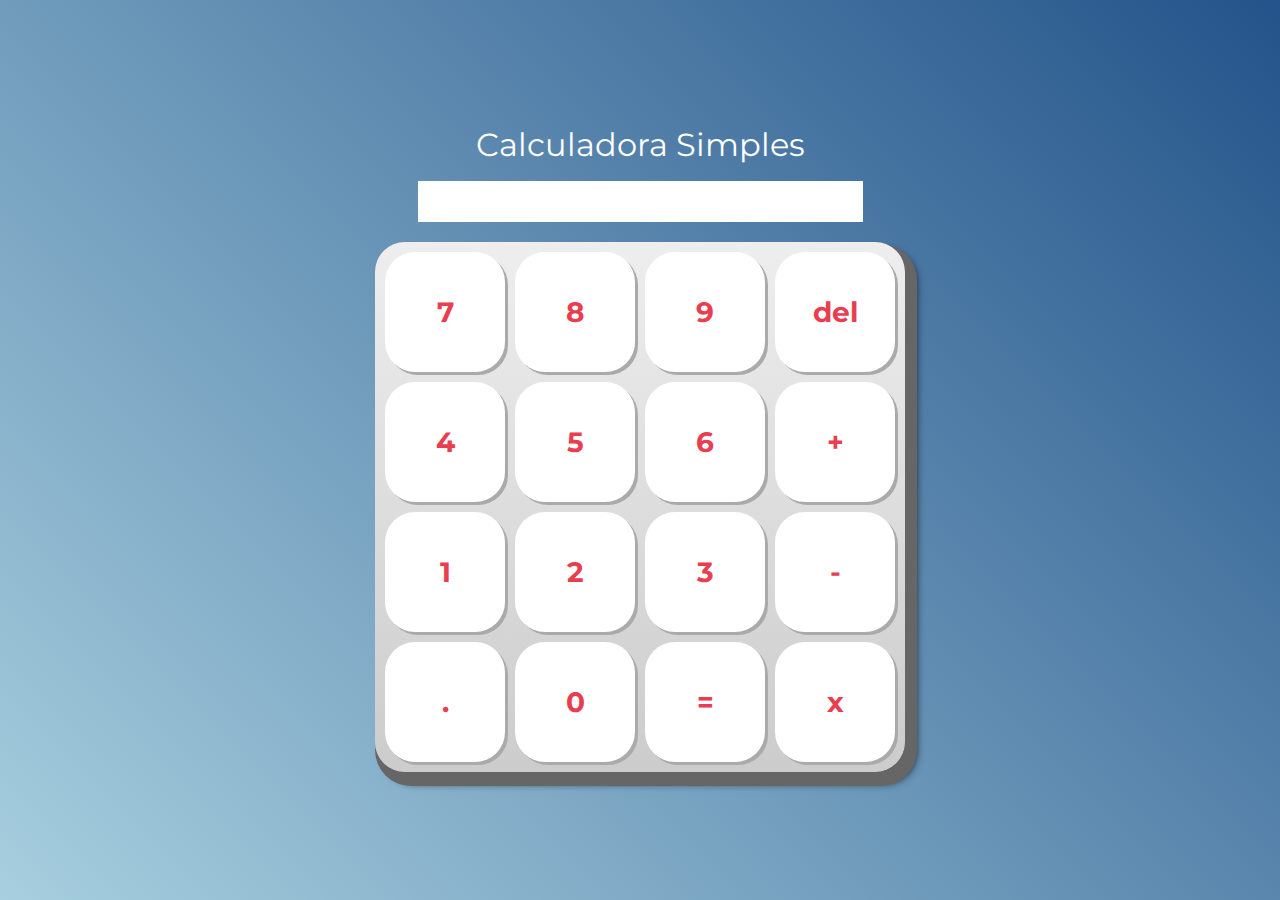
<file: calculadora_simples/index.html>
<!DOCTYPE html>
<html lang="pt-BR">
<head>
    <meta charset="UTF-8">
    <meta http-equiv="X-UA-Compatible" content="IE=edge">
    <meta name="viewport" content="width=device-width, initial-scale=1.0">

    <title>Calculadora</title>

    <link rel="preconnect" href="https://fonts.googleapis.com">
    <link rel="preconnect" href="https://fonts.gstatic.com" crossorigin>
    <link href="https://fonts.googleapis.com/css2?family=Montserrat:wght@500;600&display=swap" rel="stylesheet">

    <link rel="icon" type="image/png" href="images/calculadora.png">
    <link rel="stylesheet" href="css/reset.css">
    <link rel="stylesheet" href="css/estilos.css">
    <script src="index.js" defer></script>

    

</head>
<body>
    <h1>Calculadora Simples</h1>
    <h2><input type="text" id="input" value=""></h2>

    <section class="teclado">
        <button class="tecla tecla_7" value="7">7</button>
        <button class="tecla tecla_8" value="8">8</button>
        <button class="tecla tecla_9" value="9">9</button>

        <button class="simbolo tecla_del" value="del">del</button>

        <button class="tecla tecla_4" value="4">4</button>
        <button class="tecla tecla_5" value="5">5</button>
        <button class="tecla tecla_6" value="6">6</button>
       
        <button class="simbolo tecla_+" value="+">+</button>
       
        <button class="tecla tecla_1" value="1">1</button>
        <button class="tecla tecla_2" value="2">2</button>
        <button class="tecla tecla_3" value="3">3</button>
       
        <button class="simbolo tecla_-" value="-">-</button> 
        <button class="simbolo tecla_." value=".">.</button>
       
        <button class="tecla tecla_0" value="0">0</button>

        
        <button class="simbolo executar" value="=">=</button>
        <button class="simbolo tecla_x" value="*">x</button>
            
        
    </section>



</body>
</html>
</file>
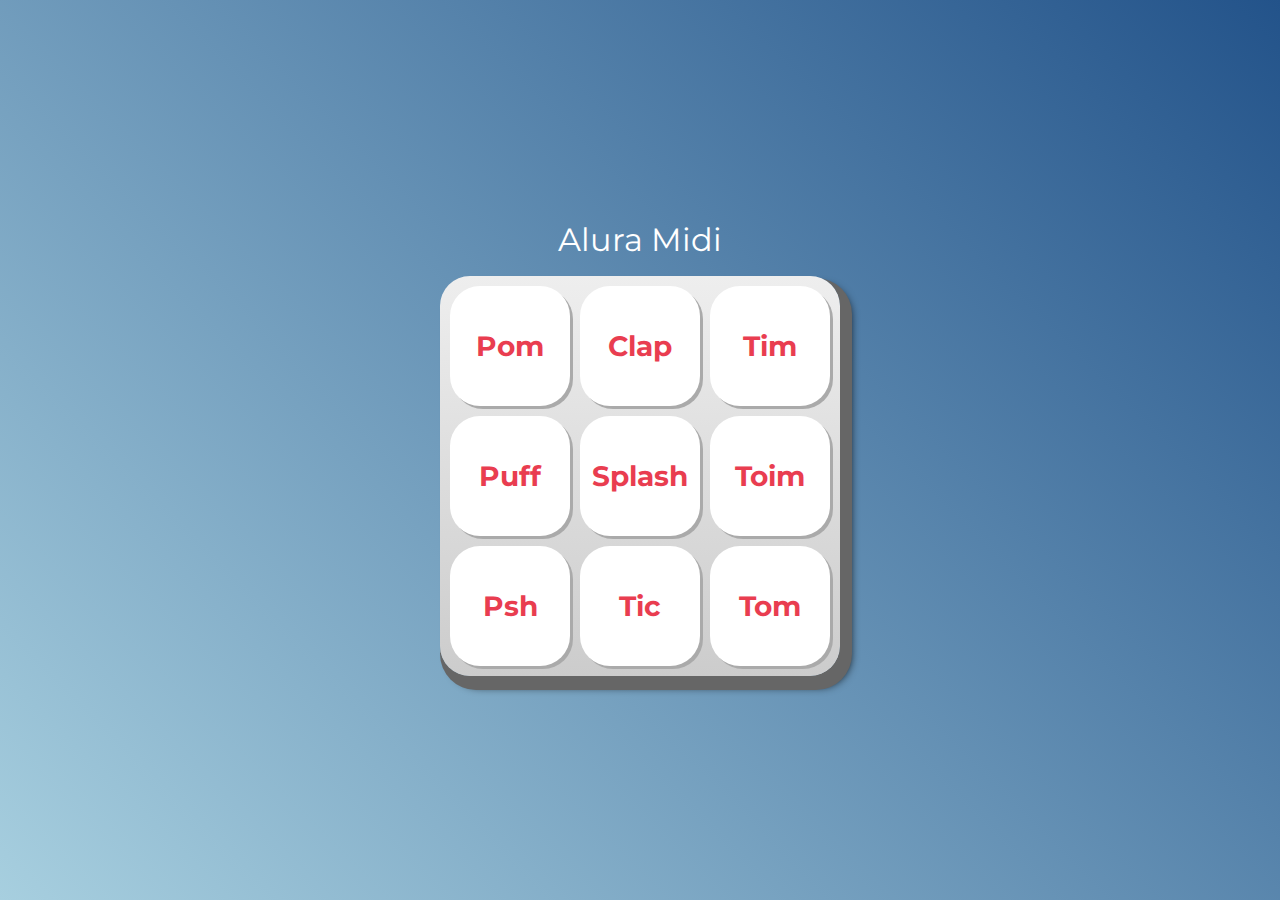
<file: projeto_original/index.html>
<!DOCTYPE html>
<html lang="pt-BR">
<head>
    <meta charset="UTF-8">
    <meta http-equiv="X-UA-Compatible" content="IE=edge">
    <meta name="viewport" content="width=device-width, initial-scale=1.0">

    <title>Alura MIDI</title>

    <link rel="preconnect" href="https://fonts.googleapis.com">
    <link rel="preconnect" href="https://fonts.gstatic.com" crossorigin>
    <link href="https://fonts.googleapis.com/css2?family=Montserrat:wght@500;600&display=swap" rel="stylesheet">

    <link rel="icon" type="image/png" href="images/bateria.png">
    <link rel="stylesheet" href="css/reset.css">
    <link rel="stylesheet" href="css/estilos.css">
    <script src="main.js" defer></script>

    

</head>
<body>

    <h1>Alura Midi</h1>

    <section class="teclado">
        <button class="tecla tecla_pom">Pom</button>
        <button class="tecla tecla_clap">Clap</button>
        <button class="tecla tecla_tim">Tim</button>

        <button class="tecla tecla_puff">Puff</button>
        <button class="tecla tecla_splash">Splash</button>
        <button class="tecla tecla_toim">Toim</button>

        <button class="tecla tecla_psh">Psh</button>
        <button class="tecla tecla_tic">Tic</button>
        <button class="tecla tecla_tom">Tom</button>
    </section>

    <audio src="sounds/keyq.wav" id="som_tecla_pom"></audio>
    <audio src="sounds/keyw.wav" id="som_tecla_clap"></audio>
    <audio src="sounds/keye.wav" id="som_tecla_tim"></audio>
    <audio src="sounds/keya.wav" id="som_tecla_puff"></audio>
    <audio src="sounds/keys.wav" id="som_tecla_splash"></audio>
    <audio src="sounds/keyd.wav" id="som_tecla_toim"></audio>
    <audio src="sounds/keyz.wav" id="som_tecla_psh"></audio>
    <audio src="sounds/keyx.wav" id="som_tecla_tic"></audio>
    <audio src="sounds/keyc.wav" id="som_tecla_tom"></audio>

</body>
</html>
</file>
<file: calculadora_simples/css/estilos.css>
:root {
  --cinza: #aaa;
  --vermelha: #e93d50;
  --vermelha-escura: #af303f;
  --branca: #fff;
  --luz: rgb(229, 255, 0);
}

body {
  align-items: center;
  background: linear-gradient(45deg, #a7cfdf 0%,#23538a 100%);
  display: flex;
  justify-content: center;
  flex-direction: column;
  font-family: 'Montserrat', sans-serif;
  min-height: 100vh;
}

h1 {
  color: var(--branca);
  margin-bottom: 20px;
  font-size: 2rem;
}

h2 {

  margin-bottom: 20px;
  font-size: 2rem;

}

.teclado {
  background: linear-gradient(to bottom, #eeeeee 0%,#cccccc 100%);
  box-shadow: 6px 8px 0 6px #666, 10px 10px 10px #000;
  border-radius: 30px;
  display: grid;
  gap: 10px;
  grid-template-columns: repeat(4, 1fr);
  padding: 10px;
}

.tecla, .simbolo{
  background-color: var(--branca);
  border-radius: 30px;
  box-shadow: 3px 3px 0 var(--cinza);
  color: var(--vermelha);
  cursor: pointer;
  height: 120px;
  font-size: 1.75em;
  font-weight: bold;
  line-height: 120px;
  text-align: center;
  width: 120px;
}

.tecla.ativa,
.tecla:active,
.simbolo.ativa ,
.simbolo:active {
  background-color: var(--vermelha);
  border: 4px solid  var(--vermelha);
  box-shadow: 3px 3px 0 var(--vermelha-escura) inset;
  color: var(--branca);
  outline: none;
}

.tecla.focus,
.tecla:focus,
.simbolo.ativa ,
.simbolo:active {
  outline: none;
  box-shadow: 1px 1px 10px var(--luz);
}

.tecla.active:focus,
.tecla:active:focus,
.simbolo.active,
.simbolo:active {
  box-shadow: 3px 3px 0 var(--vermelha-escura) inset, 1px 1px 10px var(--luz);
}
</file>
<file: projeto_original/css/estilos.css>
:root {
  --cinza: #aaa;
  --vermelha: #e93d50;
  --vermelha-escura: #af303f;
  --branca: #fff;
  --luz: rgb(229, 255, 0);
}

body {
  align-items: center;
  background: linear-gradient(45deg, #a7cfdf 0%,#23538a 100%);
  display: flex;
  justify-content: center;
  flex-direction: column;
  font-family: 'Montserrat', sans-serif;
  min-height: 100vh;
}

h1 {
  color: var(--branca);
  margin-bottom: 20px;
  font-size: 2rem;
}

.teclado {
  background: linear-gradient(to bottom, #eeeeee 0%,#cccccc 100%);
  box-shadow: 6px 8px 0 6px #666, 10px 10px 10px #000;
  border-radius: 30px;
  display: grid;
  gap: 10px;
  grid-template-columns: repeat(3, 1fr);
  padding: 10px;
}

.tecla {
  background-color: var(--branca);
  border-radius: 30px;
  box-shadow: 3px 3px 0 var(--cinza);
  color: var(--vermelha);
  cursor: pointer;
  height: 120px;
  font-size: 1.75em;
  font-weight: bold;
  line-height: 120px;
  text-align: center;
  width: 120px;
}

.tecla.ativa,
.tecla:active {
  background-color: var(--vermelha);
  border: 4px solid  var(--vermelha);
  box-shadow: 3px 3px 0 var(--vermelha-escura) inset;
  color: var(--branca);
  outline: none;
}

.tecla.focus,
.tecla:focus {
  outline: none;
  box-shadow: 1px 1px 10px var(--luz);
}

.tecla.active:focus,
.tecla:active:focus {
  box-shadow: 3px 3px 0 var(--vermelha-escura) inset, 1px 1px 10px var(--luz);
}
</file>
